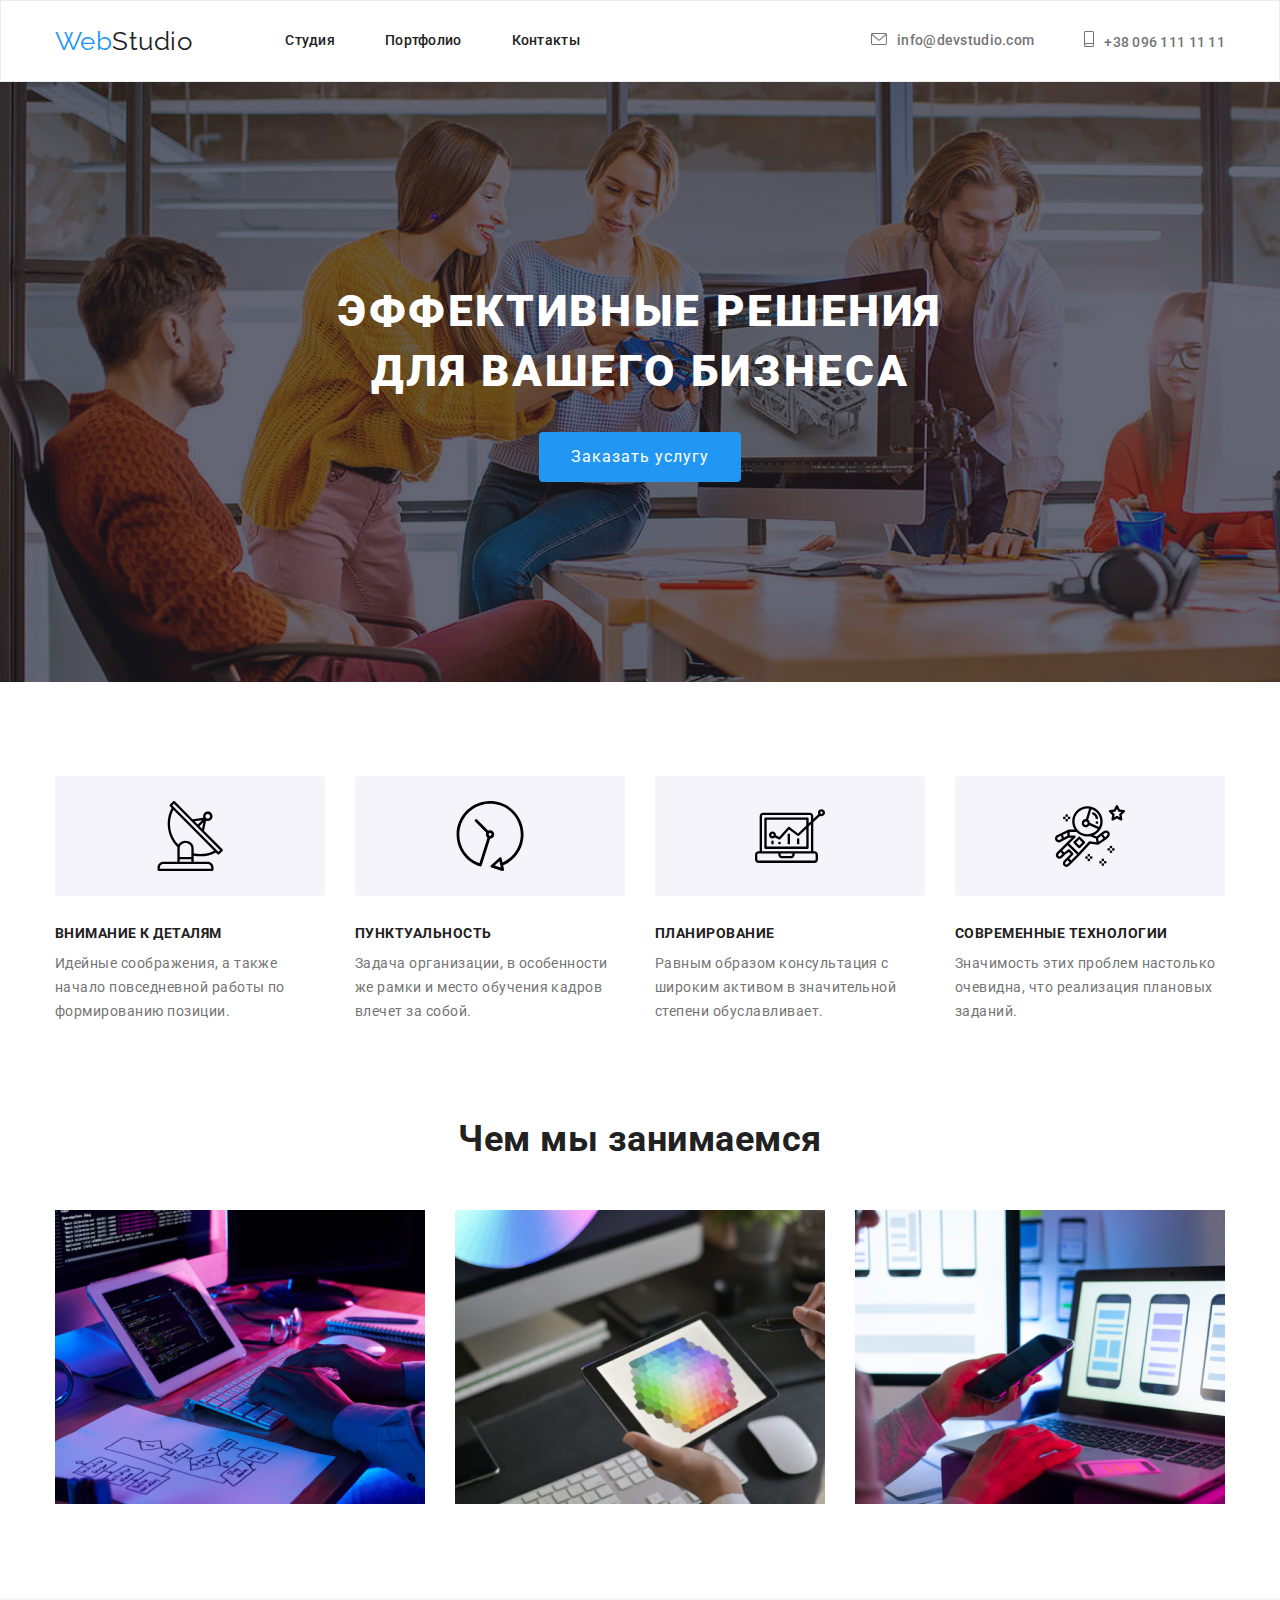
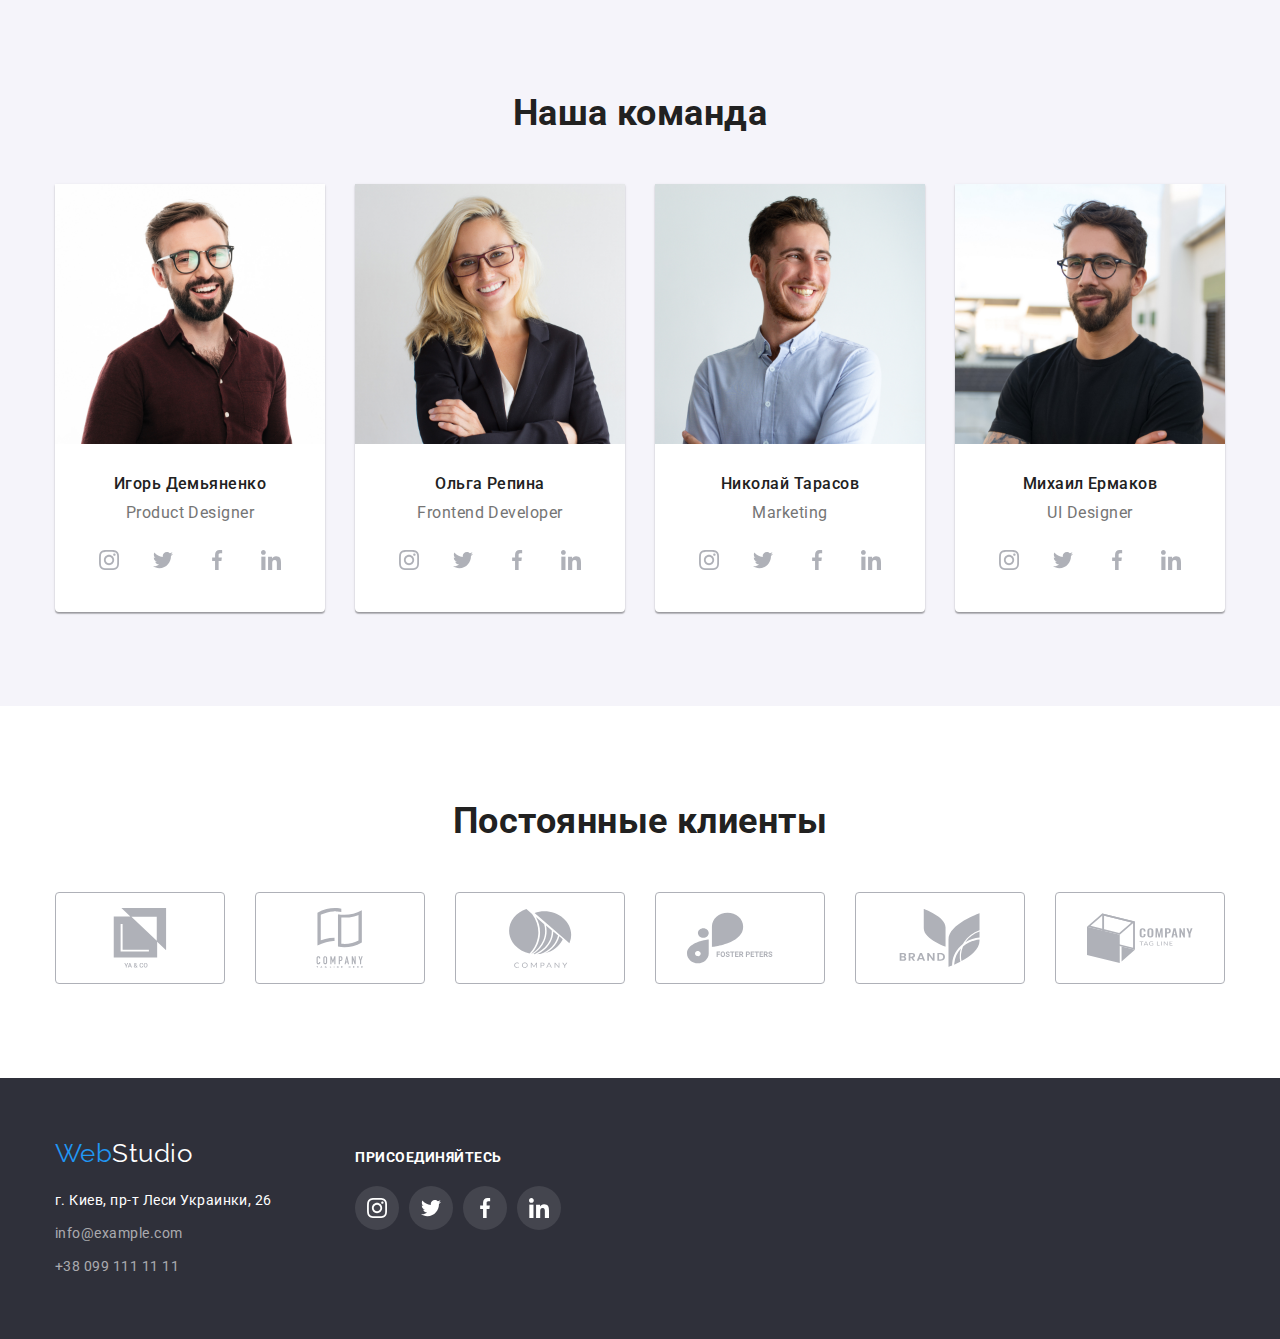
<file: index.html>
<!DOCTYPE html>
<html lang="en">
<head>
    <meta charset="UTF-8">
    <meta http-equiv="X-UA-Compatible" content="IE=edge">
    <meta name="viewport" content="width=device-width, initial-scale=1.0">
    <title>Document</title>
    <link rel="preconnect" href="https://fonts.googleapis.com">
    <link rel="preconnect" href="https://fonts.gstatic.com" crossorigin>
    <link href="https://fonts.googleapis.com/css2?family=Raleway:wght@700&family=Roboto:wght@400;500;700;900&display=swap"
        rel="stylesheet">
    <link rel="stylesheet"
    href="https://cdnjs.cloudflare.com/ajax/libs/modern-normalize/1.0.0/modern-normalize.min.css"/>
    <link rel="stylesheet" href="./css/styles.css"/>
    </head>
<body>
 <!--Head-->  
    <header>
     <div class="container header-container">
        <a href="" class="logo">Web<span class="accent">Studio</span></a>
        <nav>
            <ul class="nav">
                <li class="nav-item"><a href="" class="nav-link">Студия</a></li>
                <li class="nav-item"><a href="./portfolio.html" class="nav-link">Портфолио</a></li>
                <li class="nav-item"><a href="" class="nav-link">Контакты</a></li>
            </ul>
        </nav>  
            <ul class="address">
                <li class="item">
                    
                    <a href="mailto:info@devstudio.com" class="address-mail"><svg class="icon-envelope">
                        <use href="images/icons.svg#envelope"></use>
                    </svg>info@devstudio.com</a>
                    
                </li>
                <li class="item">
                    
                    <a href="tel:+380961111111" class="address-phone"><svg class="icon-smartphone">
                      <use href="images/icons.svg#smartphone"></use> 
                    </svg>+38 096 111 11 11</a>
                </li>
            </ul> 
    </div>
    </header>
    <main>
       <!--Hero-->
        <section class="hero">
          <div class="container">
            <h1 class="hero-title">ЭФФЕКТИВНЫЕ РЕШЕНИЯ <br />ДЛЯ ВАШЕГО БИЗНЕСА</h1>
            <button type="button" class="hero-button">Заказать услугу</button>  
          </div>
        </section>
        <!--Our rules-->
        <section class="section"> 
          <div class="container">
            <h2 class="section-title visually-hidden">Наши преимущества</h2>
            <ul class="section-list">
                <li class="section-list-item">
                    <div class="thumb">
                      <svg class="advantage-icon">
                          <use href="./images/icons.svg#antenna" ></use>
                      </svg>
                    </div>
                   <h3 class="section-list-title">Внимание к деталям</h3>
                <p class="section-list-text">Идейные соображения, а также начало повседневной работы по формированию позиции.</p> 
                </li>
                <li class="section-list-item">
                    <div class="thumb">
                        <svg class="advantage-icon">
                            <use href="./images/icons.svg#clock"></use>
                        </svg>
                    </div>
                 <h3 class="section-list-title">Пунктуальность</h3>
                <p class="section-list-text">Задача организации, в особенности же рамки и место обучения кадров влечет за собой.</p>   
                </li>
                <li class="section-list-item">
                    <div class="thumb">
                        <svg class="advantage-icon">
                            <use href="./images/icons.svg#diagram"></use>
                        </svg>
                    </div>
                  <h3 class="section-list-title">Планирование</h3>
                <p class="section-list-text">Равным образом консультация с широким активом в значительной степени обуславливает.</p>  
                </li>
                <li class="section-list-item">
                    <div class="thumb">
                        <svg class="advantage-icon">
                            <use href="./images/icons.svg#astronaut"></use>
                        </svg>
                    </div>
                  <h3 class="section-list-title">Современные технологии</h3>
                <p class="section-list-text">Значимость этих проблем настолько очевидна, что реализация плановых заданий.</p>   
                </li>
            </ul>
          </div> 
        </section>
        <!--What we do-->
        <section class="section work-section">
         <div class="container">
             <h2 class="section-title">Чем мы занимаемся</h2>
             <ul class="section-list">
               <li class="section-list-item"> <img src="./images/imgwwd1.jpg" alt="photo_what_we_do_1" width="370" /> </li>
               <li class="section-list-item"> <img src="./images/imgwwd2.jpg" alt="photo_what_we_do_2" width="370" /></li>
               <li class="section-list-item"> <img src="./images/imgwwd3.jpg" alt="photo_what_we_do_3" width="370" /></li>
             </ul>
         </div>
        </section>
        <!--Our Team-->
    <section class="section team-section">
      <div class="container">
            <h2 class="section-title">Наша команда</h2>
            <ul class="section-team-list">
             <li class="team-list-item">
                 <img src="./images/igordemyanenko.jpg" alt="Igor Demyanenko" width="270" />
              <div class="team-names">
                 <h3 class="team-list-title">Игорь Демьяненко</h3>
                 <p class="team-list-text">Product Designer</p> <ul class="team-social-list">
                     <li class="team-social-list-item"
                ><a href="#" class="team-social-link">
                         <svg class="team-social-icon">
                             <use href="images/icons.svg#instagram"></use>
                         </svg>
                         </a>
                     </li>
                    <li class="team-social-list-item"><a href="#" class="team-social-link">
                        <svg class="team-social-icon">
                            <use href="images/icons.svg#twitter"></use>
                        </svg>
                    </a></li>
                    <li class="team-social-list-item"><a href="#" class="team-social-link">
                            <svg class="team-social-icon">
                                <use href="images/icons.svg#facebook"></use>
                            </svg>
                        </a></li>
                    <li class="team-social-list-item"><a href="#" class="team-social-link">
                            <svg class="team-social-icon">
                                <use href="images/icons.svg#linkedin"></use>
                            </svg>
                        </a></li>
                 </ul>
              </div>
             </li>
                <li class="team-list-item">
                    <img src="./images/olgarepina.jpg" alt="Olga Repina" width="270" />
                  <div class="team-names">
                     <h3 class="team-list-title">Ольга Репина</h3>
                     <p class="team-list-text">Frontend Developer</p>
                    <ul class="team-social-list">
                      <li class="team-social-list-item"><a href="#" class="team-social-link">
                            <svg class="team-social-icon">
                                <use href="images/icons.svg#instagram"></use>
                            </svg>
                        </a>
                       </li>
                       <li class="team-social-list-item"><a href="#" class="team-social-link">
                            <svg class="team-social-icon">
                                <use href="images/icons.svg#twitter"></use>
                            </svg>
                        </a></li>
                       <li class="team-social-list-item"><a href="#" class="team-social-link">
                            <svg class="team-social-icon">
                                <use href="images/icons.svg#facebook"></use>
                            </svg>
                        </a></li>
                       <li class="team-social-list-item"><a href="#" class="team-social-link">
                            <svg class="team-social-icon">
                                <use href="images/icons.svg#linkedin"></use>
                            </svg>
                        </a></li>
                    </ul>
                  </div>
                </li>
                <li class="team-list-item">
                    <img src="./images/nikolaytarasov.jpg" alt="Nikolay Tarasov" width="270" />
                    <div class="team-names">
                       <h3 class="team-list-title">Николай Тарасов</h3>
                       <p class="team-list-text">Marketing</p>
                     <ul class="team-social-list">
                        <li class="team-social-list-item"><a href="#" class="team-social-link">
                                <svg class="team-social-icon">
                                    <use href="images/icons.svg#instagram"></use>
                                </svg>
                            </a>
                        </li>
                        <li class="team-social-list-item"><a href="#" class="team-social-link">
                                <svg class="team-social-icon">
                                    <use href="images/icons.svg#twitter"></use>
                                </svg>
                            </a></li>
                        <li class="team-social-list-item"><a href="#" class="team-social-link">
                                <svg class="team-social-icon">
                                    <use href="images/icons.svg#facebook"></use>
                                </svg>
                            </a></li>
                        <li class="team-social-list-item"><a href="#" class="team-social-link">
                                <svg class="team-social-icon">
                                    <use href="images/icons.svg#linkedin"></use>
                                </svg>
                            </a></li>
                     </ul> 
                    </div>
                </li>
                <li class="team-list-item">
                    <img src="./images/mikhailermakov.jpg" alt="Mikhail Ermakov" width="270" />
                    <div class="team-names">
                       <h3 class="team-list-title">Михаил Ермаков</h3>
                       <p class="team-list-text">UI Designer</p>
                       <ul class="team-social-list">
                        <li class="team-social-list-item"><a href="#" class="team-social-link">
                                <svg class="team-social-icon">
                                    <use href="images/icons.svg#instagram"></use>
                                </svg>
                            </a>
                        </li>
                        <li class="team-social-list-item"><a href="#" class="team-social-link">
                                <svg class="team-social-icon">
                                    <use href="images/icons.svg#twitter"></use>
                                </svg>
                            </a></li>
                        <li class="team-social-list-item"><a href="#" class="team-social-link">
                                <svg class="team-social-icon">
                                    <use href="images/icons.svg#facebook"></use>
                                </svg>
                            </a></li>
                        <li class="team-social-list-item"><a href="#" class="team-social-link">
                                <svg class="team-social-icon">
                                    <use href="images/icons.svg#linkedin"></use>
                                </svg>
                            </a></li>
                       </ul> 
                    </div>
                   
                </li>
            </ul>
        </div>
    </section>
    <section class="section">
        <div class="container">
           <h2 class="section-title">Постоянные клиенты</h2>
           <ul class="customers-list">
            <li class="customers-list-item"><a href="#" class="customers-list-link">
                <svg  class="icon-group">
                    <use href="./images/icons.svg#group1"></use>
                </svg>
            </a></li>
            <li class="customers-list-item"><a href="#" class="customers-list-link">
                    <svg class="icon-group">
                        <use href="images/icons.svg#group2"></use>
                    </svg>
                </a></li>
            <li class="customers-list-item"><a href="#" class="customers-list-link">
                    <svg class="icon-group">
                        <use href="images/icons.svg#group3"></use>
                    </svg>
                </a></li>
            <li class="customers-list-item"><a href="#" class="customers-list-link">
                    <svg class="icon-group">
                        <use href="images/icons.svg#group4"></use>
                    </svg>
                </a></li>
            <li class="customers-list-item"><a href="#" class="customers-list-link">
                    <svg class="icon-group">
                        <use href="images/icons.svg#group5"></use>
                    </svg>
                </a></li>
            <li class="customers-list-item"><a href="#" class="customers-list-link">
                    <svg class="icon-group">
                        <use href="images/icons.svg#group6"></use>
                    </svg>
                </a></li>
          </ul>
        </div>
    </section>
    </main>
    <!--Footer-->
    <footer class="footer">
        <div class="container footer-container">
           <div>
               <a href="" class="logo">Web<span class="accent-footer">Studio</span></a>
            <address>
                <ul class="footer-address">
                    <li class="footer-address-item"><a href="https://goo.gl/maps/4yWJMLV7rgnv7qpB7"
                            class="footer-address-map"> г. Киев, пр-т Леси Украинки, 26</a> </li>
                    <li class="footer-address-item"><a href="mailto:info@example.com"
                            class="footer-address-mail">info@example.com</a></li>
                    <li class="footer-address-item"><a href="tel:+380991111111" class="footer-address-phone">+38 099 111 11
                            11</a> </li>
                </ul>
            </address>
           </div>
           <div class="footbox-1">
               <p class="footbox-1-text">ПРИСОЕДИНЯЙТЕСЬ</p>
            <ul class="footer-social-list">
                <li class="footer-social-list-item"><a href="#" class="footer-social-link">
                        <svg class="social-icon">
                            <use href="images/icons.svg#instagram"></use>
                        </svg>
                    </a>
                </li>
                <li class="footer-social-list-item"><a href="#" class="footer-social-link">
                        <svg class="social-icon">
                            <use href="images/icons.svg#twitter"></use>
                        </svg>
                    </a></li>
                <li class="footer-social-list-item"><a href="#" class="footer-social-link">
                        <svg class="social-icon">
                            <use href="images/icons.svg#facebook"></use>
                        </svg>
                    </a></li>
                <li class="footer-social-list-item"><a href="#" class="footer-social-link">
                        <svg class="social-icon">
                            <use href="images/icons.svg#linkedin"></use>
                        </svg>
                    </a></li>
            </ul>
           </div> 
        </div>
    </footer>
    </body>
</html>
</file>
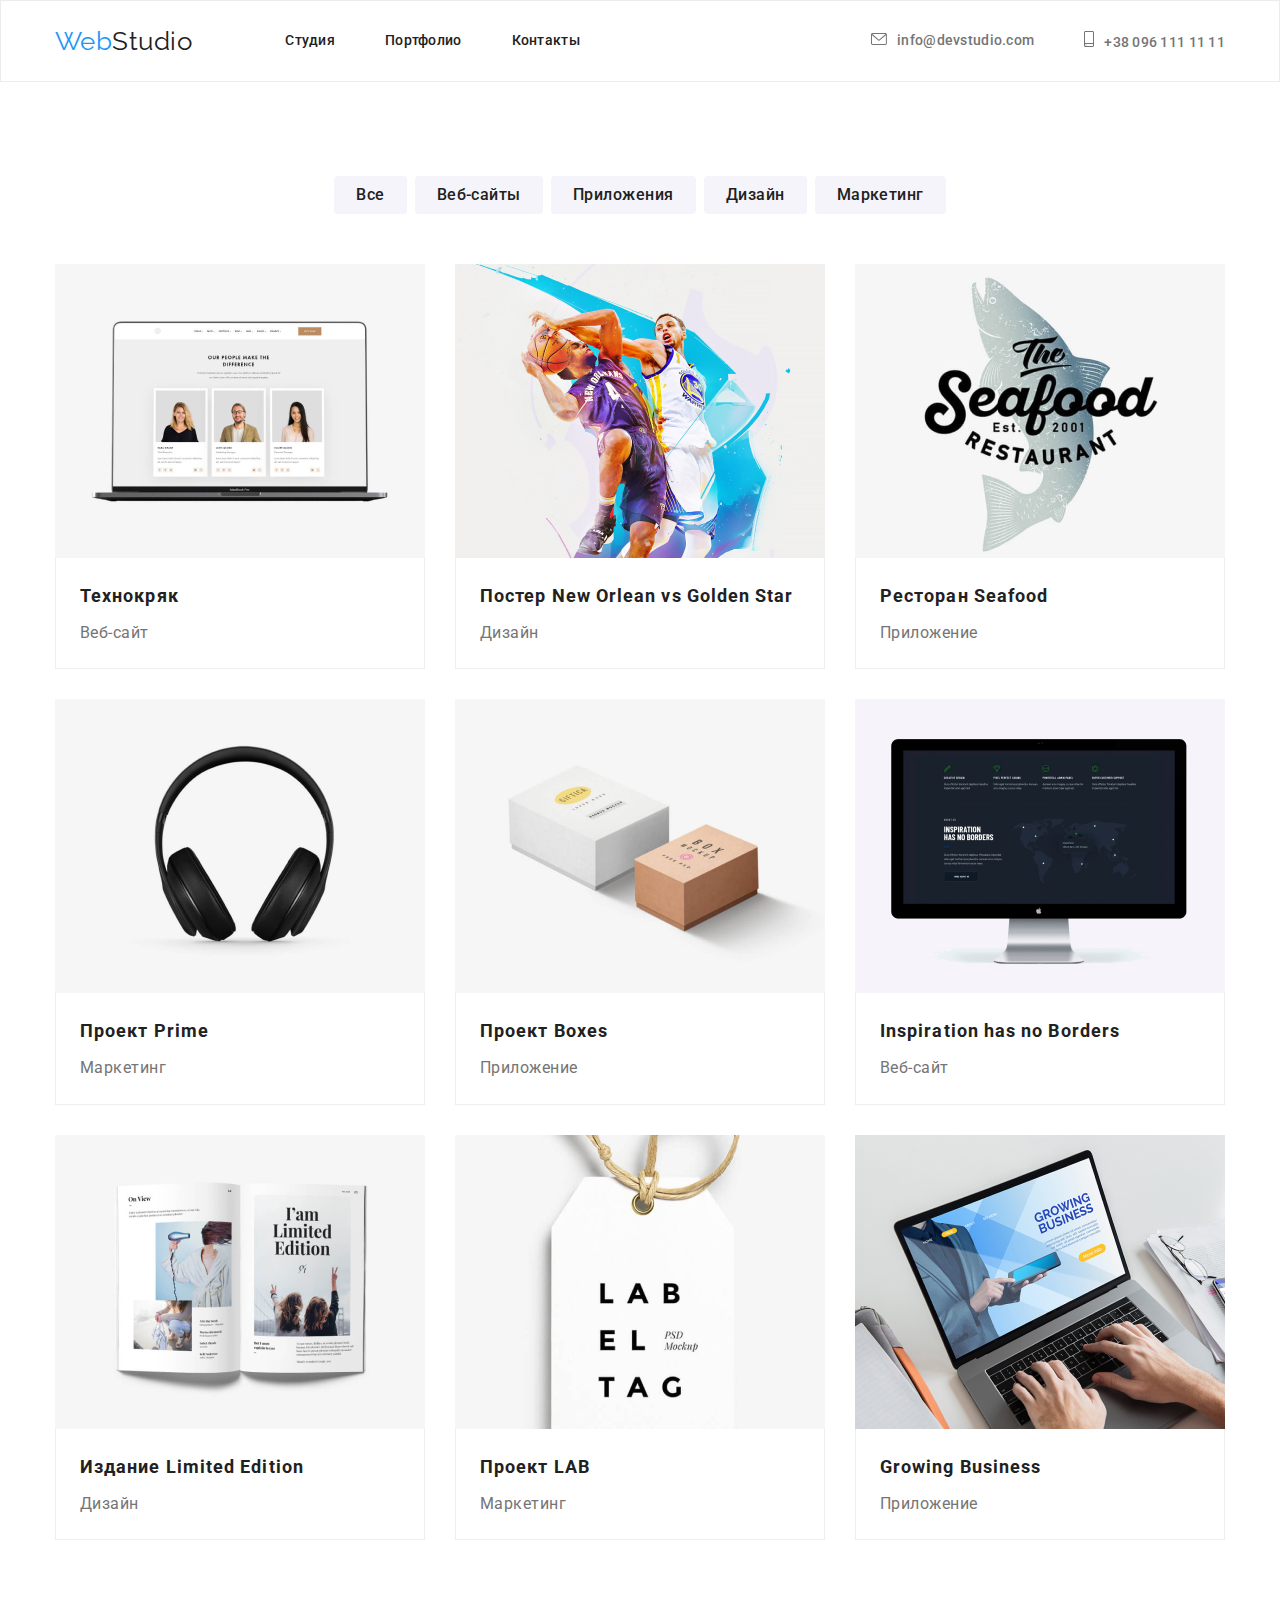
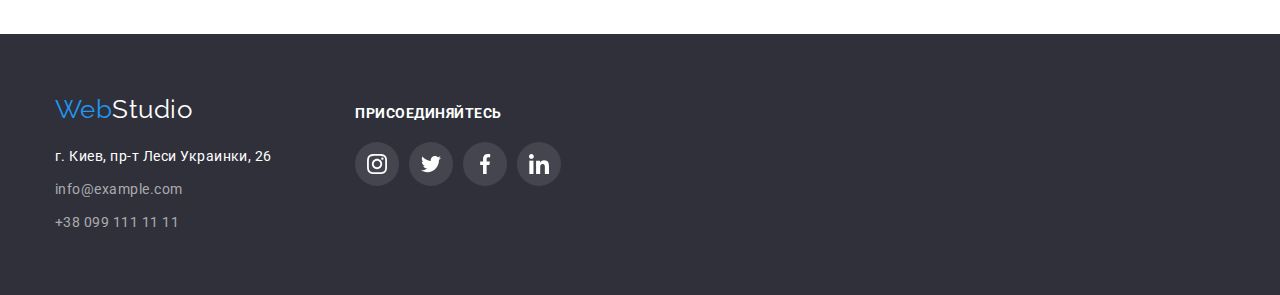
<file: portfolio.html>
<!DOCTYPE html>
<html lang="en">
<head>
    <meta charset="UTF-8">
    <meta http-equiv="X-UA-Compatible" content="IE=edge">
    <meta name="viewport" content="width=device-width, initial-scale=1.0">
    <title>Document</title>
    <link rel="preconnect" href="https://fonts.googleapis.com">
    <link rel="preconnect" href="https://fonts.gstatic.com" crossorigin>
    <link href="https://fonts.googleapis.com/css2?family=Raleway:wght@700&family=Roboto:wght@400;500;700;900&display=swap"
        rel="stylesheet">
    <link rel="stylesheet" href="https://cdnjs.cloudflare.com/ajax/libs/modern-normalize/1.0.0/modern-normalize.min.css" />
    <link rel="stylesheet" href="./css/styles.css"/>
</head>
<body>
    <!--Head-->
    <header>
        <div class="container header-container">
            <a href="" class="logo">Web<span class="accent">Studio</span></a>
            <nav>
                <ul class="nav">
                    <li class="nav-item"><a href="./index.html" class="nav-link">Студия</a></li>
                    <li class="nav-item"><a href="" class="nav-link">Портфолио</a></li>
                    <li class="nav-item"><a href="" class="nav-link">Контакты</a></li>
                </ul>
            </nav>
            <ul class="address">
                <li class="item">
            
                    <a href="mailto:info@devstudio.com" class="address-mail"><svg class="icon-envelope">
                            <use href="images/icons.svg#envelope"></use>
                        </svg>info@devstudio.com</a>
            
                </li>
                <li class="item">
            
                    <a href="tel:+380961111111" class="address-phone"><svg class="icon-smartphone">
                            <use href="images/icons.svg#smartphone"></use>
                        </svg>+38 096 111 11 11</a>
                </li>
            </ul>
        </div>
    </header>
    <main>
        <!--Main-->
        <!-- Section Filters -->
        <section class="section">
            
           <!-- Filters Gallery -->
     <div class="container">
         <h1 class="section-title-filter visually-hidden">Наши проэкты</h1>
         <ul class="filter-list">
              <li class="filter-item"><button type="button" class="filter-button">Все</button></li>
              <li class="filter-item"><button type="button" class="filter-button">Веб-сайты</button></li>
              <li class="filter-item"><button type="button" class="filter-button">Приложения</button></li>
              <li class="filter-item"><button type="button" class="filter-button">Дизайн</button></li>
              <li class="filter-item"><button type="button" class="filter-button">Маркетинг</button></li>
            </ul>
       
       <ul class="gallery-list">
         <li class="gallery-item">
             <a href="#" class="gallery-link"><img src="./images/технокряк.jpg" alt="Our People Make The Difference" width="370">
            <div class="signature">
             <h2 class="gallery-title">Технокряк</h2>
             <p class="gallery-text">Веб-сайт</p>
            </div></a>
         </li>
        <li class="gallery-item">
           <a href="#" class="gallery-link"><img src="./images/basketball.jpg" alt="Basketball poster New Orlean vs Golden Star" width="370"> 
           <div class="signature">
               <h2 class="gallery-title">Постер New Orlean vs Golden Star</h2>
               <p class="gallery-text">Дизайн</p>
          </div></a>
        </li>
        <li class="gallery-item">
           <a href="#" class="gallery-link"><img src="./images/seafood.jpg" alt="Лого ресторана Seafood" width="370">
           <div class="signature">
               <h2 class="gallery-title">Ресторан Seafood</h2>
               <p class="gallery-text">Приложение</p> 
           </div></a>
        </li>
        <li class="gallery-item">
           <a href="#" class="gallery-link"><img src="./images/phones.jpg" alt="Phones" width="370">
           <div class="signature">
               <h2 class="gallery-title">Проект Prime</h2>
               <p class="gallery-text">Маркетинг</p>
           </div></a>
        </li>
        <li class="gallery-item">
           <a href="#" class="gallery-link"><img src="./images/boxes.jpg" alt="Two Boxes" width="370"> 
           <div class="signature">
               <h2 class="gallery-title">Проект Boxes</h3>
               <p class="gallery-text">Приложение</p>
           </div></a>
        </li>
        <li class="gallery-item">
          <a href="#" class="gallery-link"><img src="./images/monitor.jpg" alt="Display" width="370">
          <div class="signature">
              <h2 class="gallery-title">Inspiration has no Borders</h2>
              <p class="gallery-text">Веб-сайт</p>
         </div></a>
        </li>
        <li class="gallery-item">
           <a href="#" class="gallery-link"><img src="./images/booklimited.jpg" alt="book Limited Edition" width="370">
           <div class="signature">
               <h2 class="gallery-title">Издание Limited Edition</h2>
               <p class="gallery-text">Дизайн</p>
           </div></a>
        </li>
        <li class="gallery-item">
          <a href="#" class="gallery-link"><img src="./images/labelbag.jpg" alt="Label" width="370">
          <div class="signature">
            <h2 class="gallery-title">Проект LAB</h2>
            <p class="gallery-text">Маркетинг</p>  
          </div> </a>
        </li>
        <li class="gallery-item">
          <a href="#" class="gallery-link"><img src="./images/notebook.jpg" alt="Notebook" width="370">
          <div class="signature">
             <h2 class="gallery-title">Growing Business</h3>
             <p class="gallery-text">Приложение</p> 
          </div> </a>
        </li>    
       </ul>
     </div>   
    </section>
    </main>
    <!-- Footer -->
    <footer class="footer">
        <div class="container footer-container">
            <div>
                <a href="" class="logo">Web<span class="accent-footer">Studio</span></a>
                <address>
                    <ul class="footer-address">
                        <li class="footer-address-item"><a href="https://goo.gl/maps/4yWJMLV7rgnv7qpB7"
                                class="footer-address-map"> г. Киев, пр-т Леси Украинки, 26</a> </li>
                        <li class="footer-address-item"><a href="mailto:info@example.com"
                                class="footer-address-mail">info@example.com</a></li>
                        <li class="footer-address-item"><a href="tel:+380991111111" class="footer-address-phone">+38 099 111
                                11
                                11</a> </li>
                    </ul>
                </address>
            </div>
            <div class="footbox-1">
                <p class="footbox-1-text">ПРИСОЕДИНЯЙТЕСЬ</p>
                <ul class="footer-social-list">
                    <li class="footer-social-list-item"><a href="#" class="footer-social-link">
                            <svg class="social-icon">
                                <use href="images/icons.svg#instagram"></use>
                            </svg>
                        </a>
                    </li>
                    <li class="footer-social-list-item"><a href="#" class="footer-social-link">
                            <svg class="social-icon">
                                <use href="images/icons.svg#twitter"></use>
                            </svg>
                        </a></li>
                    <li class="footer-social-list-item"><a href="#" class="footer-social-link">
                            <svg class="social-icon">
                                <use href="images/icons.svg#facebook"></use>
                            </svg>
                        </a></li>
                    <li class="footer-social-list-item"><a href="#" class="footer-social-link">
                            <svg class="social-icon">
                                <use href="images/icons.svg#linkedin"></use>
                            </svg>
                        </a></li>
                </ul>
            </div>
        </div>
    </footer>
</body>
</html>
</file>
<file: css/styles.css>
:root {
  --primary-text-color: #757575;
  --secondary-text-color: #ffffff;
  --text-title-color: #212121;
  --accent-color: #2196f3;
  --secondary-accent-color: #f5f4fa;
}
body {
  color: var(--primary-text-color);
  font-family: Roboto, sans-serif;
  letter-spacing: 0.03em;
}
h1,
h2,
h3,
h4,
p,
span {
  margin: 0;
  padding: 0;
}
ul {
  list-style: none;
  margin: 0;
  padding: 0;
}
.container {
  width: 1200px;
  margin: 0 auto;
  padding-left: 15px;
  padding-right: 15px;
}
/* header */
header {
  /* width: 1600px; */
  border: 1px solid #ececec;
}
.header-container {
  display: flex;
  align-items: center;
}
.logo {
  font-family: Raleway;
  font-weight: 400;
  font-size: 26px;
  line-height: 1.19;
  color: var(--accent-color);
  text-decoration: none;
  margin-right: 93px;
}
.accent {
  color: var(--text-title-color);
}
.nav {
  display: flex;
}
.nav-item {
  margin-right: 50px;
}
.nav-item:last-child {
  margin-right: 0;
}
.nav-link {
  display: block;
  padding: 32px 0;
  font-weight: 500;
  font-size: 14px;
  line-height: 1.14;
  letter-spacing: 0.02em;
  color: #212121;
  text-decoration: none;
}
.nav-link:hover,
.nav-link:focus {
  color: var(--accent-color);
}
.address {
  display: flex;
  margin-left: auto;
}
.address .item + .item {
  margin-left: 50px;
}
.address-mail {
  font-weight: 500;
  font-size: 14px;
  line-height: 1.14;
  letter-spacing: 0.02em;
  padding: 32px 0;
  text-decoration: none;
  color: var(--primary-text-color);
}
.icon-envelope {
  width: 16px;
  height: 12px;
  margin-right: 10px;
  fill: var(--primary-text-color);
}
.address-mail:hover,
.address-mail:focus {
  color: var(--accent-color);
}
.address-mail:hover .icon-envelope,
.address-mail:focus .icon-envelope {
  fill: var(--accent-color);
}
.address-phone {
  font-weight: 500;
  font-size: 14px;
  line-height: 1.14;
  letter-spacing: 0.02em;
  padding: 32px 0;
  text-decoration: none;
  color: var(--primary-text-color);
}
.icon-smartphone {
  width: 10px;
  height: 16px;
  margin-right: 10px;
  fill: var(--primary-text-color);
}

.address-phone:hover .icon-smartphone,
.address-phone:focus .icon-smartphone {
  fill: var(--accent-color);
}

.address-phone:hover,
.address-phone:focus {
  color: var(--accent-color);
}
/* End of header */
/* Section Hero index */
.hero {
  background-image: linear-gradient(
      rgba(47, 48, 58, 0.4),
      rgba(47, 48, 58, 0.4)
    ),
    url(../images/herobkg.jpg);
  background-repeat: no-repeat;
  background-size: cover;
  margin-left: auto;
  margin-right: auto;
  max-width: 1600px;
  text-align: center;
  padding: 200px 0;
}
.hero-title {
  font-weight: 900;
  font-size: 44px;
  line-height: 1.36;
  text-align: center;
  letter-spacing: 0.06em;
  text-transform: uppercase;
  color: white;
  margin-bottom: 30px;
}
.hero-button {
  font-size: 16px;
  line-height: 1.9;
  padding: 10px 32px;
  border-radius: 4px;
  border: transparent;
  letter-spacing: 0.06em;
  color: #ffffff;
  background-color: var(--accent-color);
  cursor: pointer;
}
/* Main Sections */
.section {
  width: 100%;
  padding: 94px 0;
}
.section-title {
  font-weight: 700;
  font-size: 36px;
  line-height: 1.17;
  text-align: center;
  color: var(--text-title-color);
  margin-bottom: 50px;
}
/* Наши преимущества index */
.visually-hidden {
  position: absolute;
  clip: rect(0 0 0 0);
  width: 1px;
  height: 1px;
  margin: -1px;
}
.thumb {
  display: flex;
  justify-content: center;
  align-items: center;
  width: 270px;
  height: 120px;
  background-color: #f5f4fa;
  border-radius: 4px;
  margin-bottom: 30px;
}
.advantage-icon {
  width: 70px;
  height: 70px;
}
.section-list {
  display: flex;
}
.section-list-item {
  margin-right: 30px;
  padding: 0;
}
.section-list-item:last-child {
  margin-right: 0;
}
.section-list-title {
  font-weight: 700;
  font-size: 14px;
  line-height: 1.14;
  margin-bottom: 10px;
  text-transform: uppercase;
  color: var(--text-title-color);
}
.section-list-text {
  font-size: 14px;
  line-height: 1.71;
}
/* what we do section */
.work-section {
  padding-top: 0;
}
img {
  display: block;
  max-width: 100%;
  height: auto;
}
/* Our Team index*/
.section-team-list {
  display: flex;
}
.team-section {
  background-color: var(--secondary-accent-color);
}
.team-list-item {
  margin-right: 30px;
  background: #ffffff;
  /* material shadow v1 */
  box-shadow: 0px 1px 3px rgba(0, 0, 0, 0.12), 0px 1px 1px rgba(0, 0, 0, 0.14),
    0px 2px 1px rgba(0, 0, 0, 0.2);
  border-radius: 0px 0px 4px 4px;
}
.team-list-item:last-child {
  margin-right: 0;
}
.team-list-title {
  font-weight: 500;
  font-size: 16px;
  line-height: 1.19;
  text-align: center;
  color: var(--text-title-color);
  margin-bottom: 10px;
}
.team-list-text {
  font-size: 16px;
  line-height: 1.19;
  text-align: center;
}
.team-names {
  padding-top: 30px;
  padding-bottom: 30px;
}
.team-social-list {
  display: flex;
  justify-content: center;
  margin-top: 16px;
}
.team-social-link {
  display: flex;
  justify-content: center;
  align-items: center;
  width: 44px;
  height: 44px;
  border-radius: 50%;
}
.team-social-list-item {
  margin-right: 10px;
}
.team-social-list-item:last-child {
  margin-right: 0;
}
.team-social-icon {
  display: flex;
  align-items: center;
  width: 20px;
  height: 20px;
  fill: rgba(175, 177, 184, 1);
}
.team-social-link:hover,
.team-social-link:focus {
  background-color: rgba(33, 150, 243, 1);
}
.team-social-link:hover .team-social-icon,
.team-social-link:focus .team-social-icon {
  fill: white;
}
/* section Our Customers */
.customers-list {
  display: flex;
}
.customers-list-item {
  margin-right: 30px;
  width: 170px;
  height: 92px;
}
.customers-list-item:last-child {
  margin-right: 0;
}
.customers-list-link {
  display: flex;
  align-items: center;
  justify-content: center;
  width: 100%;
  height: 100%;
  border: 1px solid #afb1b8;
  border-radius: 4px;
}
.icon-group {
  width: 106px;
  height: 60px;
  fill: rgba(175, 177, 184, 1);
}
.customers-list-link:hover,
.customers-list-link:focus {
  border-color: #2196f3;
}
.customers-list-link:hover .icon-group,
.customers-list-link:focus .icon-group {
  fill: #2196f3;
}

/* Footer */
.footer {
  background-color: #2f303a;
  padding: 60px 0;
}
.footer-container {
  display: flex;
  align-items: baseline;
}
.footbox-1 {
  margin-left: 70px;
}
.footer-address-map {
  font-size: 14px;
  line-height: 1.71;
  font-style: normal;
  color: #ffffff;
}
.footer-address-mail {
  font-size: 14px;
  line-height: 1.71;
  font-style: normal;
  color: rgba(255, 255, 255, 0.6);
}
.footer-address-phone {
  font-size: 14px;
  font-style: normal;
  line-height: 1.71;
  color: rgba(255, 255, 255, 0.6);
}
.footer-address a {
  text-decoration: none;
}
.accent-footer {
  color: #ffffff;
}
.footer-address-phone:hover,
.footer-address-mail:hover,
.footer-address-map:hover {
  color: var(--accent-color);
}
.footer-address-phone:active,
.footer-address-mail:active,
.footer-address-map:active {
  color: var(--accent-color);
}
.footer-address-item {
  margin-bottom: 9px;
}
.footer-address-item:last-child {
  margin-bottom: 0;
}
address {
  margin-top: 20px;
}
/* footer box social links */
.footer-social-list {
  display: flex;
  justify-content: center;
  margin-top: 20px;
}
.footer-social-link {
  display: flex;
  justify-content: center;
  align-items: center;
  width: 44px;
  height: 44px;
  border-radius: 50%;
  background-color: rgba(255, 255, 255, 0.1);
}
.footer-social-list-item {
  margin-right: 10px;
}
.footer-social-list-item:last-child {
  margin-right: 0;
}
.social-icon {
  width: 20px;
  height: 20px;
  fill: rgba(255, 255, 255, 1);
}
.footer-social-link:hover,
.footer-social-link:focus {
  background-color: rgba(33, 150, 243, 1);
}
.footer-social-link:hover .social-icon,
.footer-social-link:focus .social-icon {
  fill: white;
}
.footbox-1-text {
  font-weight: bold;
  font-size: 14px;
  line-height: 1.14;
  color: #ffffff;
}
/* Portfolio */
/* Filter buttons */
.section-title-filter {
  font-weight: 700;
  font-size: 36px;
  line-height: 1.17;
  text-align: center;
  color: var(--text-title-color);
}
.filter-list {
  display: flex;
  margin-bottom: 50px;
  justify-content: center;
}
.filter-button {
  background-color: var(--secondary-accent-color);
  color: var(--text-title-color);
  font-family: Roboto;
  font-weight: 500;
  font-weight: 500;
  font-size: 16px;
  line-height: 26px;
  letter-spacing: 0.03em;
  cursor: pointer;
  border: none;
  border-radius: 4px;
  padding: 6px 22px;
}
.filter-button:hover,
.filter-button:focus {
  background-color: var(--accent-color);
  color: var(--secondary-text-color);
  /* shadow-middle */

  box-shadow: 0px 3px 1px rgba(0, 0, 0, 0.1), 0px 1px 2px rgba(0, 0, 0, 0.08),
    0px 2px 2px rgba(0, 0, 0, 0.12);
}
.filter-item {
  margin-right: 8px;
}
.filter-item:last-child {
  margin-right: 0;
}
/* Filters Gallery */
.gallery-list {
  display: flex;
  flex-wrap: wrap;
  margin-left: -30px;
  margin-top: -30px;
}
.gallery-item {
  flex-basis: calc(100% / 3 - 30px);
  margin-left: 30px;
  margin-top: 30px;
}
.gallery-link {
  display: block;
  text-decoration: none;
}
.gallery-link:hover,
.gallery-link:focus {
  box-shadow: 0px 1px 1px rgba(0, 0, 0, 0.12), 0px 4px 4px rgba(0, 0, 0, 0.06),
    1px 4px 6px rgba(0, 0, 0, 0.16);
}

.gallery-title {
  font-weight: 700;
  font-size: 18px;
  line-height: 2;
  letter-spacing: 0.06em;
  color: var(--text-title-color);
  margin-bottom: 4px;
}
.gallery-text {
  font-size: 16px;
  line-height: 1.9;
  color: var(--primary-text-color);
}
.signature {
  padding: 20px 24px;
  border-bottom: 1px solid #eeeeee;
  border-left: 1px solid #eeeeee;
  border-right: 1px solid #eeeeee;
}
</file>
